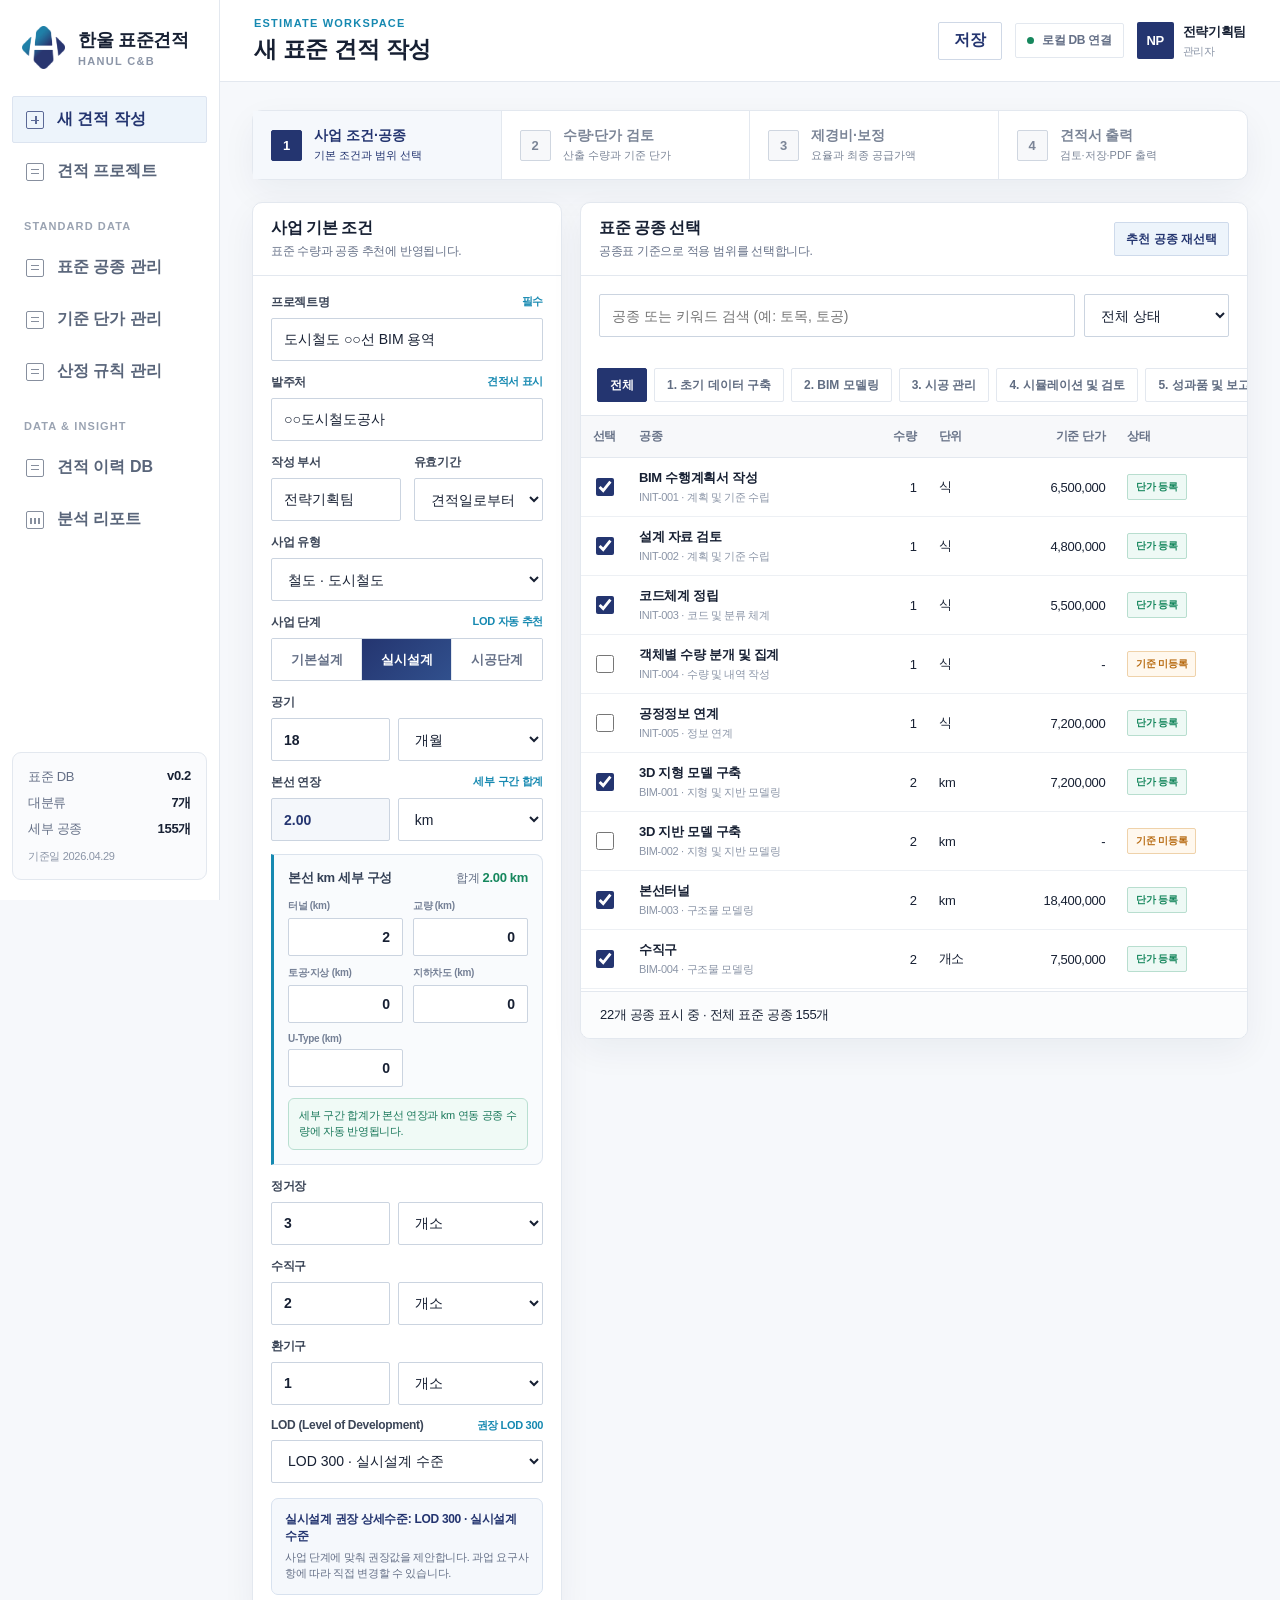
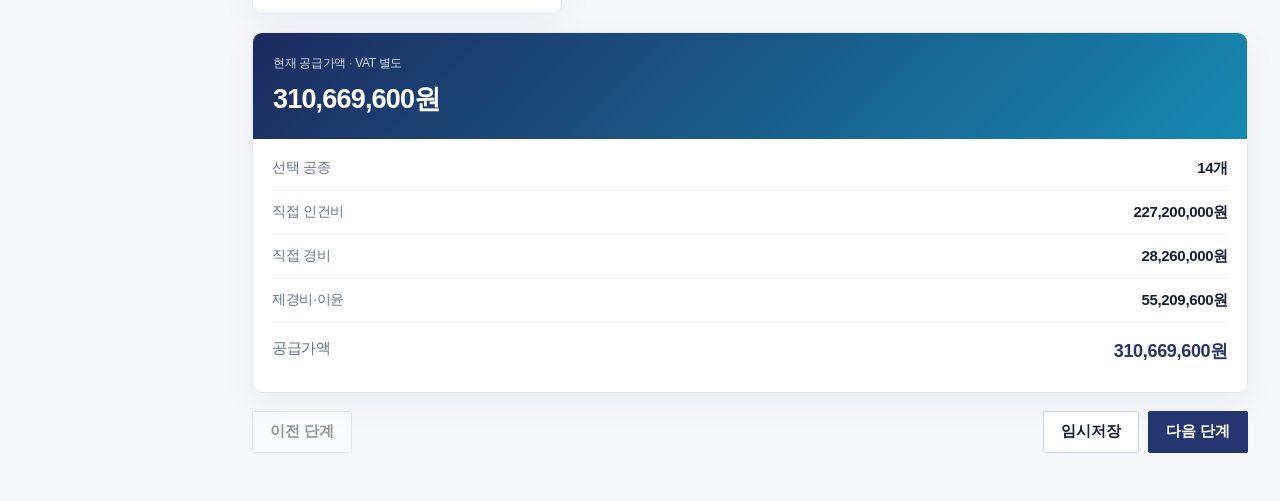
<file: index.html>
<!doctype html>
<html lang="ko">
<head>
  <meta charset="utf-8">
  <meta name="viewport" content="width=device-width, initial-scale=1">
  <title>한울씨앤비 표준견적</title>
  <link rel="stylesheet" href="./app.css">
  <script src="./app.js" defer></script>
</head>
<body>
  <div class="app-shell">
    <aside class="sidebar">
      <div class="brand">
        <img src="./hanul-logo.png" alt="한울씨앤비 로고">
        <div>
          <strong>한울 표준견적</strong>
          <span>HANUL C&amp;B</span>
        </div>
      </div>

      <nav class="side-nav" aria-label="주 메뉴">
        <button class="nav-item active" data-page="estimate">
          <span class="nav-icon"></span><span>새 견적 작성</span>
        </button>
        <button class="nav-item" data-page="projects">
          <span class="nav-icon"></span><span>견적 프로젝트</span>
        </button>
        <div class="nav-section">STANDARD DATA</div>
        <button class="nav-item" data-page="trades">
          <span class="nav-icon"></span><span>표준 공종 관리</span>
        </button>
        <button class="nav-item" data-page="prices">
          <span class="nav-icon"></span><span>기준 단가 관리</span>
        </button>
        <button class="nav-item" data-page="rules">
          <span class="nav-icon"></span><span>산정 규칙 관리</span>
        </button>
        <div class="nav-section">DATA &amp; INSIGHT</div>
        <button class="nav-item" data-page="history">
          <span class="nav-icon"></span><span>견적 이력 DB</span>
        </button>
        <button class="nav-item" data-page="reports">
          <span class="nav-icon"></span><span>분석 리포트</span>
        </button>
      </nav>

      <div class="sidebar-foot">
        <div class="db-row"><span>표준 DB</span><strong>v0.2</strong></div>
        <div class="db-row"><span>대분류</span><strong>7개</strong></div>
        <div class="db-row"><span>세부 공종</span><strong>155개</strong></div>
        <small>기준일 2026.04.29</small>
      </div>
    </aside>

    <section class="app-main">
      <header class="topbar">
        <button class="mobile-menu-button" id="mobileMenu" aria-label="메뉴 열기">
          <img src="./hanul-logo.png" alt=""> 메뉴
        </button>
        <div>
          <div class="eyebrow" id="pageEyebrow">ESTIMATE WORKSPACE</div>
          <h1 id="pageTitle">새 표준 견적 작성</h1>
        </div>
        <div class="top-actions">
          <button class="icon-button" id="quickSave" title="현재 상태 저장">저장</button>
          <div class="sync-state"><i></i> 로컬 DB 연결</div>
          <div class="profile">
            <span class="profile-avatar">NP</span>
            <div><strong>전략기획팀</strong><small>관리자</small></div>
          </div>
        </div>
      </header>

      <main id="content" class="content"></main>
    </section>
  </div>

  <div class="modal-backdrop" id="modalBackdrop" aria-hidden="true">
    <section class="modal-panel" id="modalPanel" role="dialog" aria-modal="true"></section>
  </div>

  <div class="toast" id="toast"></div>

  <section class="print-stage" id="printStage" aria-hidden="true">
    <div class="print-toolbar">
      <div>
        <strong>견적서 출력 미리보기</strong>
        <span>인쇄 창에서 PDF로 저장할 수 있습니다.</span>
      </div>
      <div>
        <button class="button secondary" id="closePrint">닫기</button>
        <button class="button primary" id="doPrint">인쇄 / PDF 저장</button>
      </div>
    </div>
    <article id="quoteDocument" class="quote-document"></article>
  </section>
</body>
</html>
</file>
<file: app.css>
:root {
  --brand: #243570;
  --brand-2: #1689b1;
  --brand-soft: #edf4fb;
  --ink: #172033;
  --muted: #657087;
  --subtle: #8b95a7;
  --line: #e3e8ef;
  --line-dark: #cbd4e0;
  --canvas: #f6f8fb;
  --panel: #fff;
  --success: #16875d;
  --warning: #b76a10;
  --danger: #bf3d4d;
  --shadow: 0 12px 34px rgba(26, 43, 72, .055);
}

* { box-sizing: border-box; }
html { font-size: 16px; }
body {
  margin: 0;
  color: var(--ink);
  background: var(--canvas);
  font-family: Pretendard, "Pretendard Variable", "Noto Sans KR", "Malgun Gothic", sans-serif;
  font-size: 16px;
  letter-spacing: -.02em;
}
button, input, select, textarea { font: inherit; }
button { cursor: pointer; }

.app-shell {
  min-height: 100vh;
  display: grid;
  grid-template-columns: 252px minmax(0, 1fr);
}

.sidebar {
  position: sticky;
  top: 0;
  height: 100vh;
  padding: 26px 18px 20px;
  background: #fff;
  border-right: 1px solid var(--line);
  display: flex;
  flex-direction: column;
  z-index: 30;
}
.brand {
  display: flex;
  align-items: center;
  gap: 13px;
  padding: 0 10px 27px;
}
.brand img { width: 43px; height: 43px; object-fit: contain; }
.brand strong { display: block; font-size: 18px; font-weight: 800; }
.brand span {
  display: block;
  margin-top: 3px;
  color: var(--subtle);
  font-size: 11px;
  font-weight: 700;
  letter-spacing: .12em;
}
.side-nav { display: grid; gap: 5px; }
.nav-item {
  width: 100%;
  min-height: 47px;
  display: flex;
  align-items: center;
  gap: 13px;
  padding: 0 13px;
  color: #59657a;
  border: 1px solid transparent;
  border-radius: 2px;
  background: transparent;
  text-align: left;
  font-size: 16px;
  font-weight: 650;
}
.nav-item:hover { background: #f6f8fb; color: var(--ink); }
.nav-item.active {
  color: var(--brand);
  border-color: #dce4f0;
  background: var(--brand-soft);
  font-weight: 800;
}
.nav-icon {
  width: 18px;
  height: 18px;
  position: relative;
  flex: 0 0 auto;
  border: 1.5px solid currentColor;
  border-radius: 2px;
  opacity: .72;
}
.nav-icon::after {
  content: "";
  position: absolute;
  left: 4px;
  right: 4px;
  top: 5px;
  height: 1.5px;
  background: currentColor;
  box-shadow: 0 4px 0 currentColor;
}
.nav-item[data-page="estimate"] .nav-icon::after {
  left: 4px; right: 4px; top: 8px; box-shadow: none;
}
.nav-item[data-page="estimate"] .nav-icon::before {
  content: "";
  position: absolute;
  top: 4px; bottom: 4px; left: 8px;
  width: 1.5px; background: currentColor;
}
.nav-item[data-page="reports"] .nav-icon::after {
  left: 3px; right: 3px; top: auto; bottom: 4px; height: 6px;
  background: linear-gradient(90deg, currentColor 0 20%, transparent 20% 38%, currentColor 38% 62%, transparent 62% 78%, currentColor 78%);
  box-shadow: none;
}
.nav-section {
  margin: 20px 12px 7px;
  color: #9aa3b2;
  font-size: 11px;
  font-weight: 800;
  letter-spacing: .1em;
}
.sidebar-foot {
  margin-top: auto;
  padding: 15px;
  border: 1px solid var(--line);
  border-radius: 9px;
  background: #fafbfd;
}
.db-row {
  display: flex;
  justify-content: space-between;
  margin-bottom: 8px;
  color: var(--muted);
  font-size: 13px;
}
.db-row strong { color: var(--ink); }
.sidebar-foot small { color: var(--subtle); font-size: 11px; }

.app-main { min-width: 0; }
.topbar {
  height: 82px;
  padding: 0 34px;
  display: flex;
  justify-content: space-between;
  align-items: center;
  position: sticky;
  top: 0;
  z-index: 20;
  background: rgba(255,255,255,.96);
  border-bottom: 1px solid var(--line);
  backdrop-filter: blur(10px);
}
.eyebrow {
  margin-bottom: 5px;
  color: var(--brand-2);
  font-size: 11px;
  font-weight: 850;
  letter-spacing: .11em;
}
.topbar h1 { margin: 0; font-size: 23px; font-weight: 800; }
.mobile-menu-button {
  display: none;
  min-height: 39px;
  align-items: center;
  gap: 7px;
  padding: 0 10px;
  color: var(--brand);
  border: 1px solid #cfd8e6;
  border-radius: 2px;
  background: #fff;
  font-size: 13px;
  font-weight: 800;
}
.mobile-menu-button img { width: 24px; height: 24px; object-fit: contain; }
.top-actions { display: flex; align-items: center; gap: 13px; }
.icon-button {
  min-height: 38px;
  padding: 0 15px;
  color: var(--brand);
  border: 1px solid #cfd8e6;
  border-radius: 2px;
  background: #fff;
  font-weight: 800;
}
.sync-state {
  color: var(--muted);
  padding: 8px 11px;
  border: 1px solid var(--line);
  border-radius: 2px;
  background: #fff;
  font-size: 12px;
  font-weight: 700;
}
.sync-state i {
  display: inline-block;
  width: 7px;
  height: 7px;
  margin-right: 5px;
  border-radius: 50%;
  background: var(--success);
}
.profile { display: flex; align-items: center; gap: 9px; }
.profile-avatar {
  width: 37px;
  height: 37px;
  display: grid;
  place-items: center;
  color: #fff;
  border-radius: 2px;
  background: var(--brand);
  font-size: 13px;
  font-weight: 800;
}
.profile strong { display: block; font-size: 13px; }
.profile small { color: var(--subtle); font-size: 11px; }

.content {
  width: min(1600px, 100%);
  margin: 0 auto;
  padding: 28px 32px 48px;
}
.page-intro {
  margin-bottom: 22px;
  display: flex;
  justify-content: space-between;
  align-items: flex-end;
  gap: 20px;
}
.page-intro h2 { margin: 0 0 7px; font-size: 22px; }
.page-intro p { margin: 0; color: var(--muted); font-size: 15px; line-height: 1.6; }
.page-actions { display: flex; gap: 9px; }

.button {
  min-height: 42px;
  padding: 0 17px;
  border-radius: 2px;
  font-size: 15px;
  font-weight: 800;
}
.button.primary { color: #fff; border: 1px solid var(--brand); background: var(--brand); }
.button.primary:hover { background: #1b2859; }
.button.secondary { color: var(--ink); border: 1px solid var(--line-dark); background: #fff; }
.button.soft { color: var(--brand); border: 1px solid #cedaeb; background: var(--brand-soft); }
.button.danger { color: var(--danger); border: 1px solid #ebc8ce; background: #fff; }
.button.small { min-height: 34px; padding: 0 11px; font-size: 12px; }
.button:disabled { cursor: not-allowed; opacity: .45; }

.stepper {
  display: grid;
  grid-template-columns: repeat(4, 1fr);
  margin-bottom: 22px;
  border: 1px solid var(--line);
  border-radius: 10px;
  background: #fff;
  box-shadow: var(--shadow);
}
.step {
  min-height: 68px;
  display: flex;
  align-items: center;
  gap: 12px;
  padding: 0 18px;
  position: relative;
  color: #7b8597;
  border: 0;
  border-right: 1px solid var(--line);
  background: transparent;
  text-align: left;
}
.step:last-child { border-right: 0; }
.step-number {
  width: 31px;
  height: 31px;
  display: grid;
  place-items: center;
  border: 1px solid #cfd6e0;
  border-radius: 2px;
  background: #f7f8fa;
  font-size: 13px;
  font-weight: 850;
}
.step strong { display: block; color: inherit; font-size: 14px; }
.step small { display: block; margin-top: 3px; font-size: 11px; }
.step.active { color: var(--brand); background: #f5f8fc; }
.step.active .step-number { color: #fff; border-color: var(--brand); background: var(--brand); }
.step.done { color: var(--success); }
.step.done .step-number { color: var(--success); border-color: #acd5c5; background: #edf9f4; }

.panel {
  border: 1px solid var(--line);
  border-radius: 10px;
  background: #fff;
  box-shadow: var(--shadow);
  overflow: hidden;
  font-size: 13px;
}
.panel-header {
  min-height: 62px;
  padding: 15px 18px;
  display: flex;
  align-items: center;
  justify-content: space-between;
  gap: 16px;
  border-bottom: 1px solid var(--line);
}
.panel-header h3 { margin: 0; font-size: 16px; font-weight: 800; letter-spacing: -.025em; }
.panel-header p { margin: 4px 0 0; color: var(--muted); font-size: 12px; }
.panel-body { padding: 18px; }
.panel-footer {
  padding: 14px 19px;
  border-top: 1px solid var(--line);
  background: #fbfcfd;
}
.estimate-layout {
  display: grid;
  grid-template-columns: 340px minmax(560px, 1fr) 320px;
  gap: 18px;
  align-items: start;
}
.two-column { display: grid; grid-template-columns: minmax(0, 1fr) 350px; gap: 18px; align-items: start; }
.two-equal { display: grid; grid-template-columns: 1fr 1fr; gap: 18px; }
.sticky { position: sticky; top: 104px; }

.field-grid { display: grid; grid-template-columns: 1fr 1fr; gap: 13px; }
.field { min-width: 0; }
.field.full { grid-column: 1 / -1; }
.field label {
  display: flex;
  justify-content: space-between;
  margin-bottom: 7px;
  color: #3c4658;
  font-size: 12px;
  font-weight: 800;
}
.field label em { color: var(--brand-2); font-style: normal; font-size: 11px; }
.control {
  width: 100%;
  height: 43px;
  padding: 0 12px;
  color: var(--ink);
  border: 1px solid var(--line-dark);
  border-radius: 2px;
  background: #fff;
  outline: none;
  font-size: 14px;
  transition: border-color .16s ease, box-shadow .16s ease, background .16s ease;
}
textarea.control { height: 84px; padding-top: 10px; resize: vertical; }
.control:focus { border-color: var(--brand-2); box-shadow: 0 0 0 3px rgba(22,137,177,.1); }
.control[type="number"] {
  appearance: textfield;
  -moz-appearance: textfield;
  color: #172033;
  font-weight: 700;
}
.control[type="number"]::-webkit-outer-spin-button,
.control[type="number"]::-webkit-inner-spin-button {
  margin: 0;
  -webkit-appearance: none;
}
.money-input {
  font-variant-numeric: tabular-nums;
  letter-spacing: 0;
}
.inline-fields { display: grid; grid-template-columns: minmax(92px, .9fr) minmax(92px, 1.1fr); gap: 8px; }
.inline-fields input { min-width: 92px; font-variant-numeric: tabular-nums; }
.inline-fields select { min-width: 92px; }
.total-length {
  color: var(--brand);
  background: #f4f7fb;
  font-weight: 800;
}
.stage-selector {
  display: grid;
  grid-template-columns: repeat(3, 1fr);
  border: 1px solid var(--line-dark);
  border-radius: 2px;
  overflow: hidden;
}
.stage-option {
  min-height: 41px;
  color: #657087;
  border: 0;
  border-right: 1px solid var(--line);
  background: #fff;
  font-size: 13px;
  font-weight: 750;
}
.stage-option:last-child { border-right: 0; }
.stage-option:hover { color: var(--brand); background: #f6f8fb; }
.stage-option.active { color: #fff; background: linear-gradient(135deg, var(--brand), #31508d); }
.segment-card {
  padding: 14px;
  border: 1px solid #dbe3ed;
  border-left: 3px solid var(--brand-2);
  border-radius: 0 8px 8px 0;
  background: #f9fbfd;
}
.segment-head {
  margin-bottom: 12px;
  display: flex;
  align-items: center;
  justify-content: space-between;
  gap: 10px;
  font-size: 12px;
}
.segment-head strong { color: #344056; font-size: 13px; }
.segment-head span { color: var(--muted); }
.segment-head b { color: var(--success); font-size: 13px; }
.segment-grid {
  display: grid;
  grid-template-columns: repeat(2, minmax(0, 1fr));
  gap: 10px;
}
.segment-field label {
  display: block;
  margin-bottom: 5px;
  color: #758096;
  font-size: 10px;
  font-weight: 750;
}
.segment-field .control { height: 38px; text-align: right; }
.segment-status {
  margin-top: 11px;
  padding: 9px 10px;
  color: #187759;
  border: 1px solid #b9dfd1;
  border-radius: 6px;
  background: #f0faf6;
  font-size: 11px;
  line-height: 1.45;
}
.lod-guide {
  margin-top: 15px;
  padding: 12px 13px;
  border: 1px solid #d8e2ef;
  border-radius: 7px;
  background: #f5f8fc;
}
.lod-guide strong { display: block; color: var(--brand); font-size: 12px; }
.lod-guide span { display: block; margin-top: 4px; color: var(--muted); font-size: 11px; line-height: 1.5; }
.help-box {
  margin-top: 17px;
  padding: 14px;
  color: #44516a;
  border-left: 3px solid var(--brand-2);
  border-radius: 0 7px 7px 0;
  background: #f2f7fb;
  font-size: 13px;
  line-height: 1.55;
}

.toolbar {
  display: flex;
  gap: 9px;
  align-items: center;
  flex-wrap: wrap;
}
.search-control { min-width: 210px; flex: 1; }
.search-wrap { position: relative; min-width: 210px; flex: 1; }
.search-wrap .search-control { width: 100%; min-width: 0; }
.search-suggestions {
  display: none;
  position: absolute;
  left: 0;
  right: 0;
  top: calc(100% + 6px);
  z-index: 20;
  padding: 6px;
  border: 1px solid var(--line);
  border-radius: 8px;
  background: #fff;
  box-shadow: 0 16px 38px rgba(22,36,62,.13);
}
.search-suggestions.open { display: grid; }
.suggestion-button {
  min-height: 36px;
  padding: 0 10px;
  display: flex;
  align-items: center;
  justify-content: space-between;
  color: #3d4960;
  border: 0;
  border-radius: 0;
  background: transparent;
  text-align: left;
  font-size: 13px;
}
.suggestion-button:hover, .suggestion-button.active { color: var(--brand); background: #f1f6fb; }
.suggestion-button small { color: var(--subtle); font-size: 11px; }
.category-tabs {
  display: flex;
  gap: 7px;
  padding: 13px 16px;
  overflow-x: auto;
  border-bottom: 1px solid var(--line);
}
.tab-button, .status-badge {
  white-space: nowrap;
  border-radius: 2px;
}
.tab-button {
  min-height: 34px;
  padding: 0 12px;
  color: #616d82;
  border: 1px solid var(--line);
  background: #fff;
  font-size: 12px;
  font-weight: 750;
}
.tab-button.active { color: #fff; border-color: var(--brand); background: var(--brand); }

.table-wrap { overflow: auto; }
.table-wrap.tall { max-height: 575px; }
.data-table { width: 100%; border-collapse: collapse; font-size: 13px; }
.data-table th {
  padding: 12px 11px;
  position: sticky;
  top: 0;
  z-index: 2;
  color: #687388;
  border-bottom: 1px solid var(--line);
  background: #f7f8fa;
  text-align: left;
  font-size: 12px;
  font-weight: 800;
}
.data-table td {
  padding: 11px;
  border-bottom: 1px solid #edf0f4;
  vertical-align: middle;
}
.data-table tbody tr:hover td { background: #fafcff; }
.data-table .right { text-align: right; }
.data-table .center { text-align: center; }
.item-name strong { display: block; font-size: 13px; }
.item-name small { display: block; margin-top: 3px; color: var(--subtle); font-size: 11px; }
.checkbox { width: 18px; height: 18px; accent-color: var(--brand); }
.table-input {
  width: 88px;
  height: 36px;
  padding: 0 8px;
  border: 1px solid var(--line-dark);
  border-radius: 2px;
  text-align: right;
}
.table-input.price-input { width: 120px; }
.status-badge {
  display: inline-block;
  padding: 5px 8px;
  font-size: 10px;
  font-weight: 800;
}
.status-badge.ready { color: var(--success); border: 1px solid #b8decf; background: #eef9f5; }
.status-badge.empty { color: var(--warning); border: 1px solid #efd2aa; background: #fff8ee; }
.status-badge.draft { color: #5c628c; border: 1px solid #d5d8ec; background: #f4f5ff; }
.status-badge.complete { color: var(--brand); border: 1px solid #c9d5e8; background: #f0f5fb; }

.summary-hero {
  padding: 22px 20px;
  color: #fff;
  background: linear-gradient(135deg, #1c2a5e, #1689b1);
}
.summary-hero span { display: block; margin-bottom: 9px; color: #cfdeed; font-size: 12px; }
.summary-hero strong { font-size: 27px; letter-spacing: -.03em; }
.summary-list { padding: 8px 19px 17px; }
.summary-row {
  display: flex;
  justify-content: space-between;
  gap: 18px;
  padding: 12px 0;
  border-bottom: 1px solid #edf0f4;
  font-size: 14px;
}
.summary-row span { color: var(--muted); }
.summary-row strong { font-size: 15px; }
.summary-row.total { padding-top: 16px; border-bottom: 0; font-size: 15px; }
.summary-row.total strong { color: var(--brand); font-size: 18px; }
.warning-box {
  margin: 0 19px 18px;
  padding: 12px;
  color: #865314;
  border: 1px solid #efd3a8;
  border-radius: 7px;
  background: #fff8ee;
  font-size: 12px;
  line-height: 1.5;
}
.workflow-actions {
  display: flex;
  justify-content: space-between;
  gap: 10px;
  margin-top: 18px;
}

.metric-grid {
  display: grid;
  grid-template-columns: repeat(4, 1fr);
  gap: 14px;
  margin-bottom: 18px;
}
.metric-card {
  padding: 18px 19px;
  border: 1px solid var(--line);
  border-radius: 9px;
  background: #fff;
  box-shadow: var(--shadow);
}
.metric-card span { color: var(--muted); font-size: 12px; font-weight: 700; }
.metric-card strong { display: block; margin-top: 9px; font-size: clamp(19px, 1.65vw, 23px); font-variant-numeric: tabular-nums; white-space: nowrap; }
.metric-card small { display: block; margin-top: 7px; color: var(--subtle); font-size: 11px; }

.rule-grid { display: grid; grid-template-columns: repeat(3, 1fr); gap: 14px; }
.rule-card {
  padding: 19px;
  border: 1px solid var(--line);
  border-radius: 9px;
  background: #fff;
}
.rule-card h4 { margin: 0 0 6px; font-size: 16px; }
.rule-card p { min-height: 40px; margin: 0 0 15px; color: var(--muted); font-size: 12px; line-height: 1.55; }
.rate-control { display: flex; align-items: center; gap: 8px; }
.rate-control input { width: 100%; text-align: right; }
.rate-control b { font-size: 16px; }

.chart-list { padding: 6px 0; }
.chart-row {
  display: grid;
  grid-template-columns: minmax(135px, 165px) minmax(160px, 1fr) 92px;
  align-items: center;
  gap: 16px;
  min-height: 34px;
  margin-bottom: 8px;
  font-size: 12px;
  line-height: 1.35;
}
.chart-row span { color: #566178; white-space: nowrap; overflow: hidden; text-overflow: ellipsis; }
.chart-row strong { text-align: right; white-space: nowrap; font-size: 12px; font-variant-numeric: tabular-nums; }
.chart-bar { height: 10px; border-radius: 0; background: #edf1f5; overflow: hidden; }
.chart-bar i { display: block; height: 100%; border-radius: 0; background: linear-gradient(90deg, var(--brand), var(--brand-2)); }
.report-panel .panel-body { padding: 15px 20px 18px; }
.empty-state { padding: 55px 20px; color: var(--muted); text-align: center; }

.modal-backdrop {
  display: none;
  position: fixed;
  inset: 0;
  z-index: 90;
  padding: 24px;
  background: rgba(16, 25, 43, .55);
  align-items: center;
  justify-content: center;
}
.modal-backdrop.open { display: flex; }
.modal-panel {
  width: min(650px, 100%);
  max-height: calc(100vh - 48px);
  overflow: auto;
  border-radius: 10px;
  background: #fff;
  box-shadow: 0 25px 80px rgba(10,20,40,.28);
}
.modal-head, .modal-foot {
  padding: 17px 20px;
  display: flex;
  justify-content: space-between;
  align-items: center;
  gap: 12px;
}
.modal-head { border-bottom: 1px solid var(--line); }
.modal-head h3 { margin: 0; font-size: 18px; }
.modal-body { padding: 20px; }
.modal-foot { border-top: 1px solid var(--line); background: #fafbfd; justify-content: flex-end; }

.toast {
  position: fixed;
  right: 26px;
  bottom: 24px;
  z-index: 150;
  padding: 13px 17px;
  color: #fff;
  border-radius: 2px;
  background: #172033;
  box-shadow: 0 12px 34px rgba(17,32,51,.24);
  transform: translateY(80px);
  opacity: 0;
  transition: .22s ease;
  font-size: 13px;
}
.toast.show { transform: translateY(0); opacity: 1; }

.print-stage {
  display: none;
  position: fixed;
  inset: 0;
  z-index: 100;
  padding: 0 0 35px;
  overflow-y: auto;
  background: #e9edf2;
}
.print-stage.open { display: block; }
.print-toolbar {
  min-height: 68px;
  padding: 12px 24px;
  display: flex;
  justify-content: space-between;
  align-items: center;
  position: sticky;
  top: 0;
  z-index: 2;
  background: #fff;
  border-bottom: 1px solid var(--line);
}
.print-toolbar strong { display: block; }
.print-toolbar span { display: block; margin-top: 3px; color: var(--muted); font-size: 12px; }
.print-toolbar > div:last-child { display: flex; gap: 9px; }
.quote-document {
  width: 210mm;
  min-height: 297mm;
  margin: 28px auto;
  padding: 18mm 17mm;
  color: #151b28;
  background: #fff;
  box-shadow: 0 12px 38px rgba(20,32,54,.14);
}
.quote-head {
  display: flex;
  justify-content: space-between;
  align-items: flex-start;
  padding-bottom: 16px;
  border-bottom: 3px solid #1e2d5d;
}
.quote-brand { display: flex; align-items: center; gap: 12px; }
.quote-brand img { width: 45px; height: 45px; object-fit: contain; }
.quote-brand strong { display: block; font-size: 17px; }
.quote-brand small { display: block; margin-top: 4px; color: #6f7888; font-size: 9px; }
.quote-head h2 { margin: 0; font-size: 30px; letter-spacing: .18em; }
.quote-meta { display: grid; grid-template-columns: 1fr 300px; gap: 22px; padding: 20px 0; }
.quote-meta h3 { margin: 0 0 10px; font-size: 19px; }
.quote-meta p { margin: 5px 0; color: #525c6d; font-size: 10px; }
.quote-info { padding: 12px 14px; background: #f5f7fa; }
.quote-info p { display: flex; justify-content: space-between; }
.quote-info b { color: #1d2534; }
.quote-condition {
  margin-bottom: 16px;
  padding: 12px 14px;
  border-left: 3px solid #1689b1;
  background: #f1f7fa;
  color: #435069;
  font-size: 10px;
}
.quote-table { width: 100%; border-collapse: collapse; font-size: 9px; }
.quote-table th { padding: 8px 6px; color: #fff; background: #243570; border: 1px solid #243570; }
.quote-table td { padding: 7px 6px; border: 1px solid #dce1e8; }
.quote-table .category-row td { background: #f0f3f7; font-weight: 800; }
.quote-table .number { text-align: right; }
.quote-bottom { display: grid; grid-template-columns: 1fr 290px; gap: 25px; margin-top: 18px; }
.quote-notes { color: #697383; font-size: 9px; line-height: 1.65; }
.quote-notes strong { display: block; margin-bottom: 6px; color: #252d3a; }
.quote-totals { border-top: 2px solid #243570; }
.quote-total {
  display: flex;
  justify-content: space-between;
  padding: 8px 3px;
  border-bottom: 1px solid #e0e4ea;
  font-size: 10px;
}
.quote-total.grand { padding: 12px 3px; border-bottom: 3px double #243570; font-size: 14px; }
.quote-footer {
  margin-top: 28px;
  padding-top: 10px;
  display: flex;
  justify-content: space-between;
  color: #87909e;
  border-top: 1px solid #e1e5eb;
  font-size: 8px;
}

@page { size: A4 portrait; margin: 0; }
@media print {
  body { background: #fff; }
  .app-shell, .print-toolbar, .toast, .modal-backdrop { display: none !important; }
  .print-stage { display: block !important; position: static; padding: 0; overflow: visible; background: #fff; }
  .quote-document { margin: 0; box-shadow: none; print-color-adjust: exact; -webkit-print-color-adjust: exact; }
}

@media (max-width: 1280px) {
  .app-shell { grid-template-columns: 220px minmax(0, 1fr); }
  .sidebar { padding-left: 12px; padding-right: 12px; }
  .estimate-layout { grid-template-columns: 310px minmax(500px, 1fr); }
  .estimate-layout > .sticky { grid-column: 1 / -1; position: static; }
  .metric-grid { grid-template-columns: repeat(2, 1fr); }
}
@media (max-width: 1050px) {
  .estimate-layout, .two-column, .two-equal { grid-template-columns: 1fr; }
  .sticky { position: static; }
  .rule-grid { grid-template-columns: 1fr 1fr; }
  .topbar { padding: 0 20px; }
  .content { padding-left: 20px; padding-right: 20px; }
}
@media (max-width: 720px) {
  .app-shell { grid-template-columns: 1fr; }
  .sidebar {
    display: none;
    position: fixed;
    inset: 0 auto 0 0;
    width: 270px;
    height: 100vh;
    box-shadow: 18px 0 45px rgba(17,32,51,.22);
  }
  body.mobile-nav-open::after {
    content: "";
    position: fixed;
    inset: 0;
    z-index: 25;
    background: rgba(17,32,51,.42);
  }
  body.mobile-nav-open .sidebar { display: flex; z-index: 40; }
  .mobile-menu-button { display: flex; }
  .topbar { padding: 0 18px; }
  .topbar { gap: 10px; }
  .topbar > div:nth-of-type(1) { min-width: 0; flex: 1; }
  .topbar h1 { overflow: hidden; white-space: nowrap; text-overflow: ellipsis; font-size: 19px; }
  .eyebrow { display: none; }
  .content { padding: 20px 14px 36px; }
  .top-actions .sync-state, .profile, .top-actions .icon-button { display: none; }
  .estimate-layout, .two-column, .two-equal, .rule-grid { grid-template-columns: 1fr; }
  .stepper { grid-template-columns: 1fr 1fr; }
  .step { border-bottom: 1px solid var(--line); }
  .field-grid { grid-template-columns: 1fr; }
  .field.full { grid-column: auto; }
  .segment-grid { grid-template-columns: 1fr; }
  .metric-grid { grid-template-columns: 1fr 1fr; }
  .quote-document { width: 100%; min-height: auto; margin: 0; padding: 24px 18px; }
  .quote-meta, .quote-bottom { grid-template-columns: 1fr; }
  .print-stage { padding: 0; }
}
</file>
